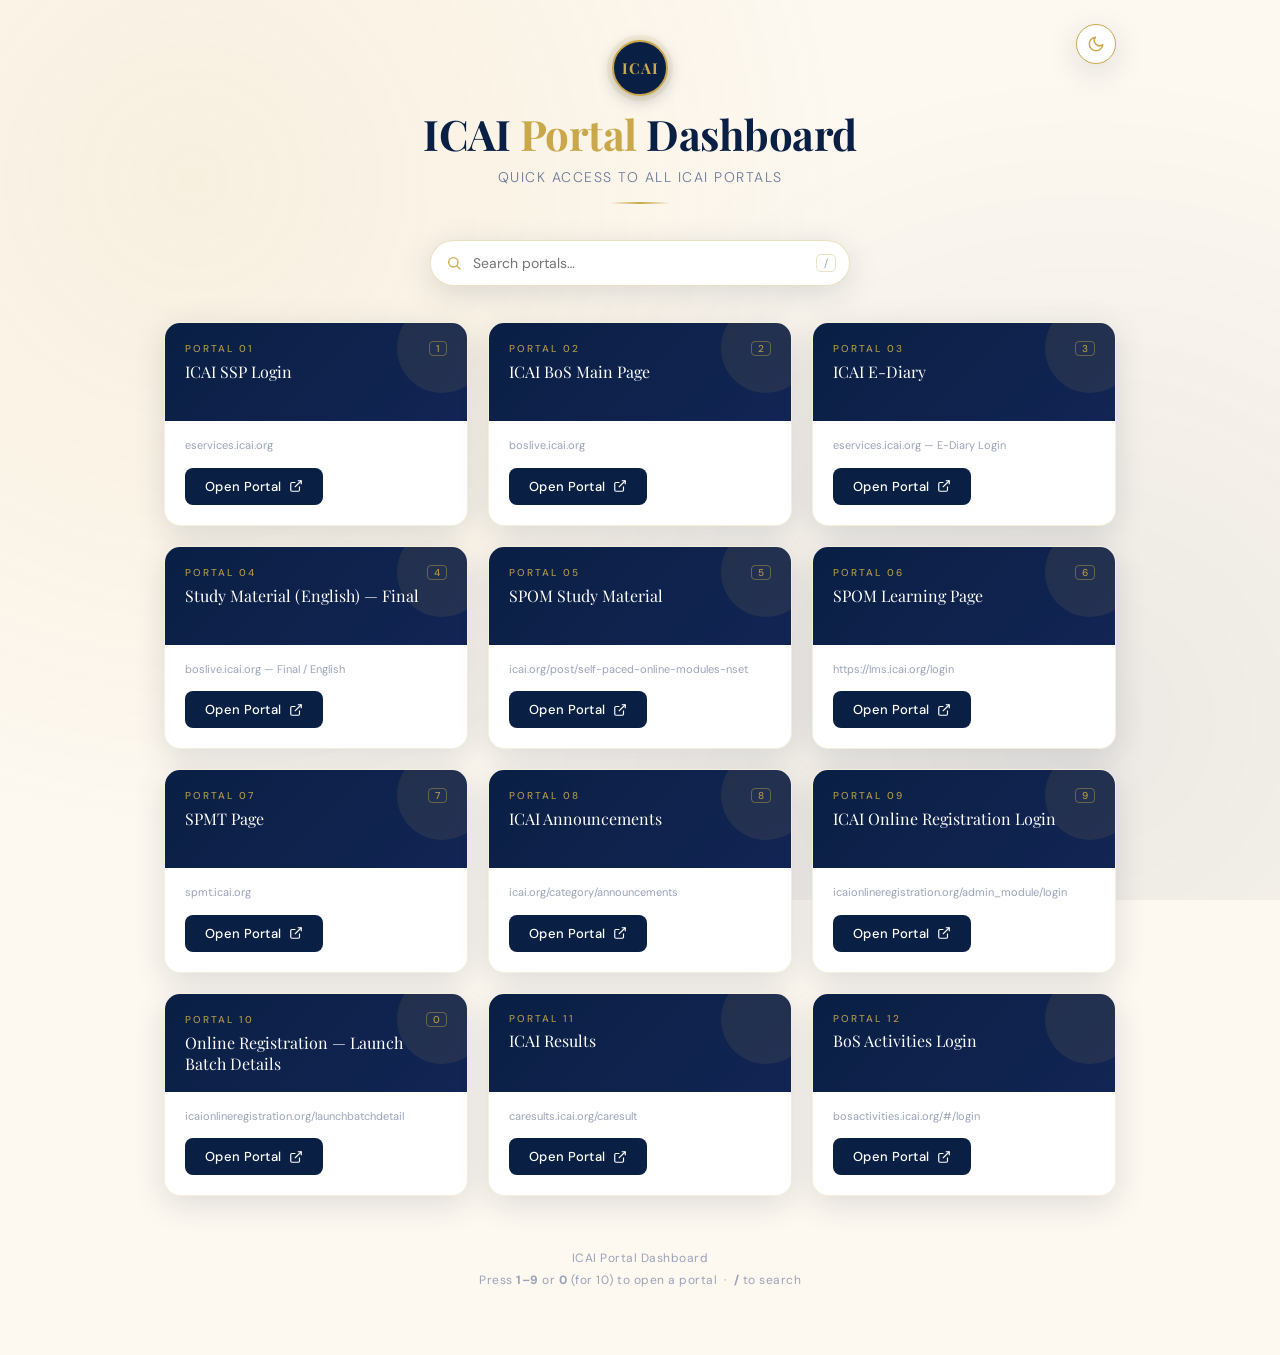
<file: icai-portal.html>
<!DOCTYPE html>
<html lang="en">
<head>
  <meta charset="UTF-8" />
  <meta name="viewport" content="width=device-width, initial-scale=1.0"/>
  <title>ICAI Portal Dashboard</title>
  <link rel="icon" type="image/svg+xml" href="data:image/svg+xml,%3Csvg xmlns='http://www.w3.org/2000/svg' viewBox='0 0 64 64'%3E%3Ccircle cx='32' cy='32' r='29' fill='%230a1f44' stroke='%23c9a84c' stroke-width='5'/%3E%3Ctext x='32' y='43' text-anchor='middle' font-family='Georgia,serif' font-weight='700' font-size='30' fill='%23c9a84c'%3ECA%3C/text%3E%3C/svg%3E"/>
  <link href="https://fonts.googleapis.com/css2?family=Playfair+Display:wght@600;700&family=DM+Sans:wght@300;400;500&display=swap" rel="stylesheet"/>
  <style>
    :root {
      --navy: #0a1f44;
      --navy-light: #122554;
      --gold: #c9a84c;
      --gold-light: #e8c96a;
      --bg: #fdf8f0;
      --card: #ffffff;
      --text-muted: #6b7a99;
      --url: #9aa3b8;
      --btn-bg: #0a1f44;
      --btn-text: #ffffff;
      --shadow: 0 8px 32px rgba(10,31,68,0.13);
      --shadow-hover: 0 16px 48px rgba(10,31,68,0.22);
    }
    :root[data-theme="dark"] {
      --bg: #070f22;
      --card: #0e1b3a;
      --text-muted: #8f9dc0;
      --url: #7f8cab;
      --btn-bg: #c9a84c;
      --btn-text: #0a1f44;
      --shadow: 0 8px 32px rgba(0,0,0,0.4);
      --shadow-hover: 0 16px 48px rgba(0,0,0,0.6);
    }

    * { margin: 0; padding: 0; box-sizing: border-box; }

    body {
      font-family: 'DM Sans', sans-serif;
      background: var(--bg);
      min-height: 100vh;
      overflow-x: hidden;
      transition: background 0.3s;
    }

    body::before {
      content: '';
      position: fixed;
      inset: 0;
      background-image:
        radial-gradient(circle at 15% 20%, rgba(201,168,76,0.10) 0%, transparent 50%),
        radial-gradient(circle at 85% 80%, rgba(10,31,68,0.07) 0%, transparent 50%);
      pointer-events: none;
      z-index: 0;
    }

    .container {
      position: relative;
      z-index: 1;
      max-width: 1000px;
      margin: 0 auto;
      padding: 40px 24px 64px;
    }

    /* Theme toggle */
    .theme-toggle {
      position: absolute;
      top: 24px;
      right: 24px;
      width: 40px;
      height: 40px;
      border-radius: 50%;
      border: 1.5px solid var(--gold);
      background: var(--card);
      color: var(--gold);
      cursor: pointer;
      display: flex;
      align-items: center;
      justify-content: center;
      box-shadow: var(--shadow);
      transition: transform 0.2s;
    }
    .theme-toggle:hover { transform: rotate(20deg); }
    .theme-toggle svg { width: 18px; height: 18px; }

    header { text-align: center; margin-bottom: 36px; }

    .logo-emblem {
      width: 56px;
      height: 56px;
      margin: 0 auto 14px;
      background: var(--navy);
      border-radius: 50%;
      display: flex;
      align-items: center;
      justify-content: center;
      border: 2.5px solid var(--gold);
      box-shadow: 0 4px 16px rgba(10,31,68,0.25), 0 0 0 5px rgba(201,168,76,0.12);
    }
    .logo-emblem span {
      font-family: 'Playfair Display', serif;
      color: var(--gold);
      font-size: 15px;
      font-weight: 700;
      letter-spacing: 1px;
    }

    h1 {
      font-family: 'Playfair Display', serif;
      font-size: clamp(28px, 5vw, 42px);
      color: var(--navy);
      letter-spacing: -0.5px;
      line-height: 1.15;
    }
    :root[data-theme="dark"] h1 { color: #f3ecda; }
    h1 span { color: var(--gold); }

    .subtitle {
      margin-top: 10px;
      font-size: 14px;
      color: var(--text-muted);
      font-weight: 300;
      letter-spacing: 1.5px;
      text-transform: uppercase;
    }
    .divider {
      width: 60px; height: 2px;
      background: linear-gradient(90deg, transparent, var(--gold), transparent);
      margin: 16px auto 0;
    }

    /* Search */
    .search-wrap {
      max-width: 420px;
      margin: 0 auto 36px;
      position: relative;
    }
    .search-wrap svg {
      position: absolute; left: 16px; top: 50%;
      transform: translateY(-50%);
      width: 16px; height: 16px;
      color: var(--gold);
      pointer-events: none;
    }
    #search {
      width: 100%;
      font: inherit;
      font-size: 14px;
      padding: 13px 44px 13px 42px;
      border-radius: 999px;
      border: 1px solid rgba(201,168,76,0.35);
      background: var(--card);
      color: var(--navy);
      box-shadow: var(--shadow);
      outline: none;
      transition: border-color 0.2s, box-shadow 0.2s;
    }
    :root[data-theme="dark"] #search { color: #f3ecda; }
    #search:focus { border-color: var(--gold); box-shadow: 0 0 0 3px rgba(201,168,76,0.25); }
    .kbd {
      position: absolute; right: 14px; top: 50%;
      transform: translateY(-50%);
      font-size: 11px;
      color: var(--url);
      border: 1px solid rgba(201,168,76,0.35);
      border-radius: 5px;
      padding: 1px 7px;
      pointer-events: none;
    }

    /* Grid */
    .grid {
      display: grid;
      grid-template-columns: repeat(auto-fill, minmax(260px, 1fr));
      gap: 20px;
    }

    .card {
      background: var(--card);
      border-radius: 16px;
      box-shadow: var(--shadow);
      border: 1px solid rgba(201,168,76,0.18);
      overflow: hidden;
      transition: transform 0.25s ease, box-shadow 0.25s ease, border-color 0.25s;
      animation: fadeUp 0.5s ease both;
    }
    .card:hover, .card:focus-within {
      transform: translateY(-5px);
      box-shadow: var(--shadow-hover);
      border-color: var(--gold);
    }
    .card.hidden { display: none; }

    .card-inner { display: flex; flex-direction: column; height: 100%; }

    .card-top {
      background: linear-gradient(135deg, var(--navy) 0%, var(--navy-light) 100%);
      padding: 18px 20px 16px;
      position: relative;
      overflow: hidden;
      min-height: 98px;
    }
    .card-top::after {
      content: '';
      position: absolute; right: -20px; top: -20px;
      width: 90px; height: 90px;
      background: rgba(201,168,76,0.10);
      border-radius: 50%;
    }
    .card-number {
      font-size: 10px; font-weight: 500;
      color: var(--gold);
      letter-spacing: 2px;
      text-transform: uppercase;
      margin-bottom: 6px;
      opacity: 0.85;
      display: flex; align-items: center; justify-content: space-between;
    }
    .key {
      font-size: 10px;
      border: 1px solid rgba(201,168,76,0.5);
      border-radius: 4px;
      padding: 0 6px;
      letter-spacing: 0;
      position: relative; z-index: 1;
    }
    .card-title {
      font-family: 'Playfair Display', serif;
      font-size: 16px;
      color: #fff;
      line-height: 1.3;
      position: relative; z-index: 1;
    }

    .card-body {
      padding: 16px 20px 20px;
      flex: 1;
      display: flex; flex-direction: column; justify-content: flex-end;
    }
    .card-url {
      font-size: 11px; color: var(--url);
      margin-bottom: 14px;
      word-break: break-all; line-height: 1.5;
    }

    .btn {
      display: inline-flex; align-items: center; gap: 8px;
      align-self: flex-start;
      background: var(--btn-bg);
      color: var(--btn-text);
      text-decoration: none;
      font-size: 13px; font-weight: 500;
      padding: 10px 20px;
      border-radius: 8px;
      transition: background 0.2s, color 0.2s, gap 0.2s;
      letter-spacing: 0.3px;
    }
    .btn:hover, .btn:focus-visible { background: var(--gold); color: var(--navy); gap: 12px; outline: none; }
    .btn:focus-visible { box-shadow: 0 0 0 3px rgba(201,168,76,0.45); }
    .btn svg { width: 14px; height: 14px; flex-shrink: 0; }

    .empty {
      display: none;
      text-align: center;
      color: var(--text-muted);
      font-size: 14px;
      margin-top: 24px;
    }

    @keyframes fadeUp {
      from { opacity: 0; transform: translateY(20px); }
      to   { opacity: 1; transform: translateY(0); }
    }

    footer {
      text-align: center;
      margin-top: 52px;
      font-size: 12px;
      color: var(--url);
      letter-spacing: 0.5px;
      line-height: 1.8;
    }

    @media (max-width: 480px) {
      .grid { grid-template-columns: 1fr; }
      .kbd, footer .hint { display: none; }
    }
    @media (prefers-reduced-motion: reduce) {
      .card { animation: none; }
      .card, .btn, .theme-toggle { transition: none; }
    }
  </style>
</head>
<body>
<div class="container">

  <button class="theme-toggle" id="themeToggle" aria-label="Toggle dark mode" title="Toggle dark mode">
    <svg viewBox="0 0 24 24" fill="none" stroke="currentColor" stroke-width="2" stroke-linecap="round" stroke-linejoin="round"><path d="M21 12.8A9 9 0 1 1 11.2 3a7 7 0 0 0 9.8 9.8z"/></svg>
  </button>

  <header>
    <div class="logo-emblem"><span>ICAI</span></div>
    <h1>ICAI <span>Portal</span> Dashboard</h1>
    <p class="subtitle">Quick Access to All ICAI Portals</p>
    <div class="divider"></div>
  </header>

  <div class="search-wrap">
    <svg viewBox="0 0 24 24" fill="none" stroke="currentColor" stroke-width="2" stroke-linecap="round"><circle cx="11" cy="11" r="7"/><line x1="21" y1="21" x2="16.65" y2="16.65"/></svg>
    <input id="search" type="search" placeholder="Search portals…" autocomplete="off" aria-label="Search portals"/>
    <span class="kbd">/</span>
  </div>

  <div class="grid" id="grid"></div>
  <p class="empty" id="empty">No portal matches your search.</p>

  <footer>
    ICAI Portal Dashboard<br/>
    <span class="hint">Press <b>1–9</b> or <b>0</b> (for 10) to open a portal &nbsp;·&nbsp; <b>/</b> to search</span>
  </footer>

</div>

<script>
  /* =============================================
     HOW TO ADD / EDIT A BUTTON:
     Add one line to the PORTALS list below:
     { title: "Name", url: "https://link", display: "short-link-text" },
     The order here is the order on the page.
     ============================================= */
  const PORTALS = [
    { title: "ICAI SSP Login",                  url: "https://eservices.icai.org/",                                                           display: "eservices.icai.org" },
    { title: "ICAI BoS Main Page",              url: "https://boslive.icai.org/",                                                             display: "boslive.icai.org" },
    { title: "ICAI E-Diary",                    url: "https://eservices.icai.org//per/g21/pub/1666/SelfServices/templates/EdiaryLogin12092025024218/Ediary%20Login%20Folder/ICAI%20Ediary%20Login512092025024240.html", display: "eservices.icai.org — E-Diary Login" },
    { title: "Study Material (English) — Final",url: "https://boslive.icai.org/study_material_new_paper_details.php?c=final&language=English", display: "boslive.icai.org — Final / English" },
    { title: "SPOM Study Material",             url: "https://www.icai.org/post/self-paced-online-modules-nset",                              display: "icai.org/post/self-paced-online-modules-nset" },
    { title: "SPOM Learning Page",              url: "https://lms.icai.org/login",                                            display: "https://lms.icai.org/login" },
    { title: "SPMT Page",                       url: "https://spmt.icai.org/ICAI/LoginAction_input.action",                                   display: "spmt.icai.org" },
    { title: "ICAI Announcements",              url: "https://www.icai.org/category/announcements",                                           display: "icai.org/category/announcements" },
    { title: "ICAI Online Registration Login",  url: "https://www.icaionlineregistration.org/admin_module/login.aspx",                        display: "icaionlineregistration.org/admin_module/login" },
    { title: "Online Registration — Launch Batch Details", url: "https://www.icaionlineregistration.org/launchbatchdetail.aspx",              display: "icaionlineregistration.org/launchbatchdetail" },
    { title: "ICAI Results",                    url: "https://caresults.icai.org/caresult/",                                                  display: "caresults.icai.org/caresult" },
    { title: "BoS Activities Login",            url: "https://bosactivities.icai.org/#/login",                                                display: "bosactivities.icai.org/#/login" }
  ];

  const ARROW = '<svg viewBox="0 0 24 24" fill="none" stroke="currentColor" stroke-width="2"><path d="M18 13v6a2 2 0 0 1-2 2H5a2 2 0 0 1-2-2V8a2 2 0 0 1 2-2h6"/><polyline points="15 3 21 3 21 9"/><line x1="10" y1="14" x2="21" y2="3"/></svg>';
  const grid = document.getElementById('grid');
  const esc = s => s.replace(/&/g, '&amp;').replace(/</g, '&lt;');

  PORTALS.forEach((p, i) => {
    const n = i + 1;
    const key = n === 10 ? '0' : (n < 10 ? String(n) : '');
    const keyBadge = key ? '<span class="key" title="Keyboard shortcut">' + key + '</span>' : '';
    const card = document.createElement('div');
    card.className = 'card';
    card.style.animationDelay = (0.05 * n) + 's';
    card.dataset.search = (p.title + ' ' + p.display).toLowerCase();
    card.innerHTML =
      '<div class="card-inner">' +
        '<div class="card-top">' +
          '<div class="card-number"><span>Portal ' + String(n).padStart(2, '0') + '</span>' + keyBadge + '</div>' +
          '<div class="card-title">' + esc(p.title) + '</div>' +
        '</div>' +
        '<div class="card-body">' +
          '<div class="card-url">' + esc(p.display) + '</div>' +
          '<a href="' + p.url + '" target="_blank" rel="noopener" class="btn">Open Portal ' + ARROW + '</a>' +
        '</div>' +
      '</div>';
    grid.appendChild(card);
  });

  /* Search */
  const search = document.getElementById('search');
  const empty = document.getElementById('empty');
  search.addEventListener('input', () => {
    const q = search.value.trim().toLowerCase();
    let shown = 0;
    grid.querySelectorAll('.card').forEach(c => {
      const match = !q || c.dataset.search.includes(q);
      c.classList.toggle('hidden', !match);
      if (match) shown++;
    });
    empty.style.display = shown ? 'none' : 'block';
  });
  search.addEventListener('keydown', e => {
    if (e.key === 'Enter') {
      const first = grid.querySelector('.card:not(.hidden) .btn');
      if (first) window.open(first.href, '_blank', 'noopener');
    }
    if (e.key === 'Escape') { search.value = ''; search.dispatchEvent(new Event('input')); search.blur(); }
  });

  /* Keyboard shortcuts */
  document.addEventListener('keydown', e => {
    if (e.ctrlKey || e.metaKey || e.altKey) return;
    if (document.activeElement === search) return;
    if (e.key === '/') { e.preventDefault(); search.focus(); return; }
    if (/^[0-9]$/.test(e.key)) {
      const idx = e.key === '0' ? 9 : parseInt(e.key, 10) - 1;
      if (PORTALS[idx]) window.open(PORTALS[idx].url, '_blank', 'noopener');
    }
  });

  /* Dark mode (remembered; falls back silently if storage is blocked) */
  const root = document.documentElement;
  let saved = null;
  try { saved = localStorage.getItem('icai-theme'); } catch (e) {}
  const prefersDark = window.matchMedia && matchMedia('(prefers-color-scheme: dark)').matches;
  root.dataset.theme = saved || (prefersDark ? 'dark' : 'light');
  document.getElementById('themeToggle').addEventListener('click', () => {
    const next = root.dataset.theme === 'dark' ? 'light' : 'dark';
    root.dataset.theme = next;
    try { localStorage.setItem('icai-theme', next); } catch (e) {}
  });
</script>
</body>
</html>
</file>
